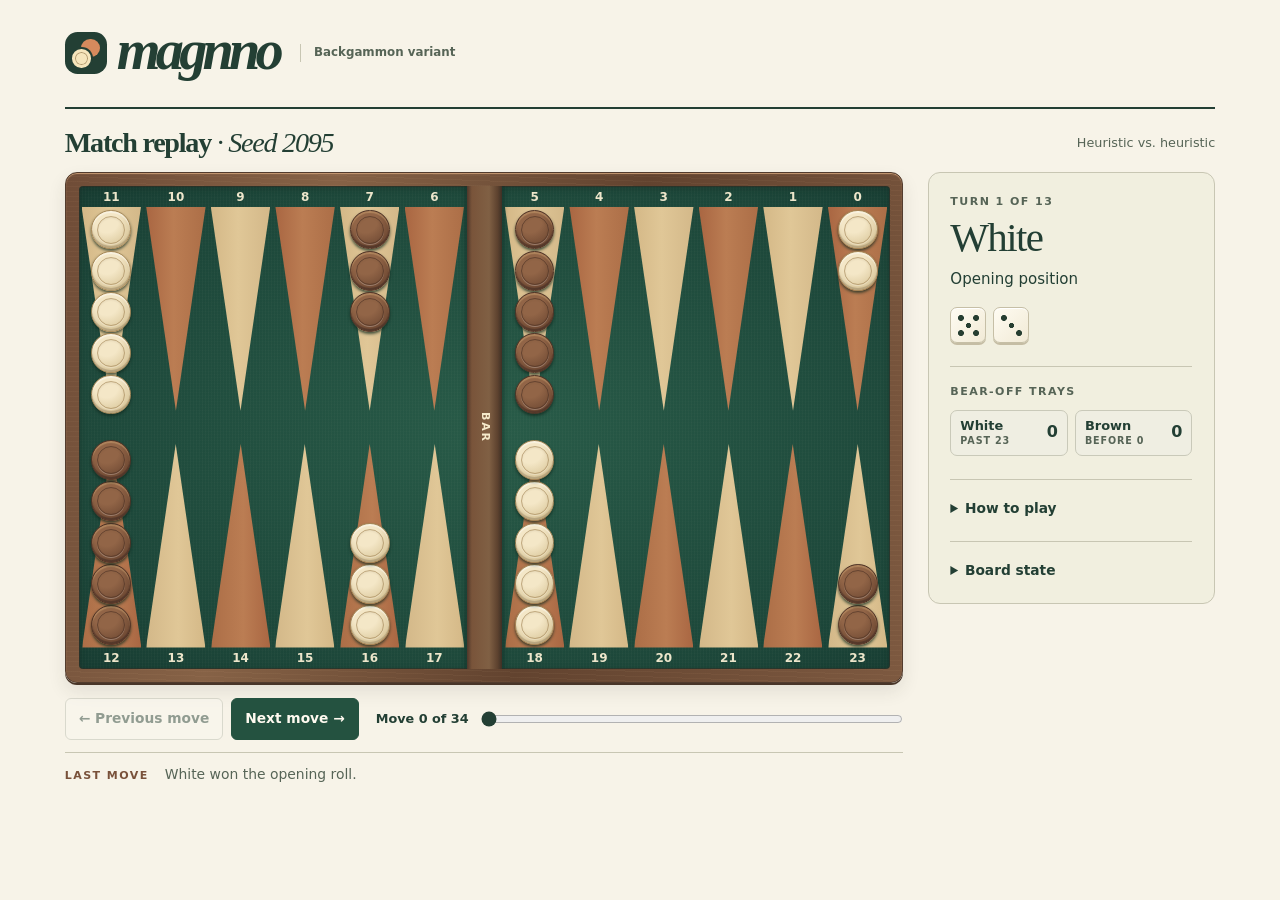
<file: magnno-replay.html>
<!doctype html>
<html lang="en">
<head>
  <meta charset="utf-8">
  <meta name="viewport" content="width=device-width, initial-scale=1">
  <meta name="theme-color" content="#f7f3e8">
  <link rel="icon" href="data:image/svg+xml,%3Csvg xmlns='http://www.w3.org/2000/svg' viewBox='0 0 48 48'%3E%3Crect width='48' height='48' rx='12' fill='%23234237'/%3E%3Ccircle cx='28' cy='17' r='10' fill='%23d68a5d'/%3E%3Ccircle cx='20' cy='30' r='11' fill='%23f6e5bc' stroke='%23234237' stroke-width='2'/%3E%3Ccircle cx='20' cy='30' r='7.5' fill='none' stroke='%23b39b70'/%3E%3C/svg%3E">
  <title>magnno</title>
  <style>
    :root {
      color-scheme: light;
      --paper: #f7f3e8;
      --ink: #233f34;
      --muted: #566456;
      --line: #c8c6b3;
      --focus: #ad4c21;
      --sans: "DM Sans", "Avenir Next", Avenir, system-ui, sans-serif;
      --serif: "DM Serif Text", "Iowan Old Style", Georgia, serif;
    }
    *, *::before, *::after { box-sizing: border-box; }
    [hidden] { display: none !important; }
    body {
      margin: 0;
      color: var(--ink);
      background: var(--paper);
      font: 400 1rem/1.5 var(--sans);
      -webkit-font-smoothing: antialiased;
    }
    button, select, summary { font: inherit; }
    button, select { color: inherit; }
    button { cursor: pointer; touch-action: manipulation; }
    button:disabled { opacity: .48; cursor: default; }
    :focus-visible { outline: 3px solid var(--focus); outline-offset: 3px; }
    .shell { width: min(1240px, 100%); margin: auto; padding: 0 clamp(14px, 3.5vw, 50px) 34px; }
    .masthead {
      display: flex; align-items: center; justify-content: space-between; gap: 18px;
      flex-wrap: wrap; padding: clamp(15px, 1.9vw, 26px) 0;
      border-bottom: 2px solid var(--ink);
    }
    .brand, .settings, .actions, #choices, .off-trays { display: flex; align-items: center; }
    .brand { gap: 10px; }
    .brand-mark {
      position: relative; width: 42px; height: 42px; flex: none;
      border-radius: 30%; background: var(--ink); overflow: hidden;
    }
    .brand-mark::before, .brand-mark::after {
      content: ""; position: absolute; width: 44%; aspect-ratio: 1; border-radius: 50%;
    }
    .brand-mark::before { background: #d68a5d; top: 15%; right: 17%; }
    .brand-mark::after {
      background: #f6e5bc; left: 18%; bottom: 16%;
      border: 3px solid #f6e5bc; box-shadow: 0 0 0 2px var(--ink), inset 0 0 0 1px #b39b70;
    }
    h1, h2, p { margin: 0; }
    h1 { font: italic 700 clamp(37px, 4.4vw, 58px)/.94 var(--serif); letter-spacing: -.085em; padding-right: .09em; padding-bottom: .09em; }
    .brand-type {
      margin-left: 6px; padding-left: 13px; border-left: 1px solid var(--line); color: var(--muted);
      font-size: .74rem; font-weight: 550;
    }
    .settings { gap: 8px; flex-wrap: wrap; }
    .mode-tabs { display: inline-flex; gap: 4px; padding: 3px; border: 1px solid var(--line); border-radius: 30px; }
    .mode-tabs a {
      border-radius: 23px; padding: 6px 16px; color: var(--muted);
      text-decoration: none; font-weight: 650; font-size: .88rem;
    }
    .mode-tabs a:hover { background: #eae8db; }
    [data-mode="live"] #live-link, [data-mode="replay"] #replay-link { background: var(--ink); color: #fff9ec; }
    .table-head {
      display: flex; justify-content: space-between; align-items: center;
      gap: 10px 18px; flex-wrap: wrap; margin: 17px 0 13px;
    }
    .table-head h2 { font: 600 clamp(21px, 2.2vw, 29px)/1.2 var(--serif); letter-spacing: -.045em; }
    .table-head h2 em { font-weight: 400; }
    .match-meta { color: var(--muted); font-size: .8rem; font-variant-numeric: tabular-nums; }
    [data-mode="live"] .recorded-only, [data-mode="replay"] .live-only { display: none; }
    select, .control, #choices button {
      min-height: 39px; border: 1px solid #babdb0; border-radius: 6px;
      background-color: #faf8f0; font-size: .86rem; font-weight: 600;
    }
    select { max-width: 100%; padding: 7px 10px; cursor: pointer; }
    .control, #choices button { padding: 7px 13px; }
    .control:not(:disabled):hover, #choices button:not(:disabled):hover, select:hover { background-color: #eae9dc; }
    .primary { color: #fffaf0; background: #245240; border-color: #245240; }
    .primary:not(:disabled):hover { background: #163d2e; }
    .table-layout {
      display: grid; grid-template-columns: minmax(0, 1fr) minmax(232px, 25%);
      gap: clamp(15px, 1.9vw, 25px); align-items: start;
    }
    .playing-area, .side { min-width: 0; }
    .board-frame {
      padding: clamp(7px, 1vw, 14px); border: 1px solid #523c2e;
      border-radius: 12px; overflow: hidden;
      background:
        repeating-linear-gradient(2deg, #f2c5970c 0 1px, transparent 1px 5px),
        linear-gradient(105deg, #6f4c37, #866246 28%, #62432f 60%, #7d5940);
      box-shadow: 0 2px 0 #483528, 0 8px 18px #332f291b, inset 0 1px 1px #c89c75;
    }
    #board {
      container-type: size;
      position: relative; isolation: isolate; overflow: hidden;
      border-radius: 4px; aspect-ratio: 1.68; --bar-width: 4.4%;
      background-color: #204c3e;
      background-image:
        repeating-linear-gradient(0deg, #ece1c503 0 1px, transparent 1px 3px),
        repeating-linear-gradient(90deg, #ece1c506 0 1px, transparent 1px 3px),
        radial-gradient(ellipse at 52% 50%, #285b48 0%, #1c4639 78%, #173c32 100%);
      box-shadow: inset 0 0 0 1px #352b2288, inset 0 2px 7px #1a2b2470;
    }
    .point-row {
      position: absolute; left: 0; width: 100%; height: 48%;
      display: grid; grid-template-columns: repeat(6, minmax(0, 1fr)) var(--bar-width) repeat(6, minmax(0, 1fr));
    }
    #top-row { top: 0; }
    #bottom-row { bottom: 0; }
    .point:nth-child(7) { grid-column: 8; }
    .point, #bar {
      position: relative; display: block; border: 0; margin: 0; padding: 0;
      color: #f6ebcc; font: inherit; background: transparent;
      cursor: default; -webkit-tap-highlight-color: transparent;
    }
    .point:disabled, #bar:disabled { opacity: 1; }
    .point::before {
      content: ""; position: absolute; left: 4%; width: 92%; height: 88%;
      background: linear-gradient(90deg, #d4b887, #e0c797 46%, #d3b889);
      clip-path: polygon(0 0, 100% 0, 50% 100%);
    }
    #top-row .point::before { top: 9%; }
    #bottom-row .point::before { bottom: 9%; transform: rotate(180deg); }
    #top-row .point:nth-child(even)::before, #bottom-row .point:nth-child(odd)::before {
      background: linear-gradient(90deg, #a96642, #bb7d53 46%, #ac6e47);
    }
    .point-label {
      position: absolute; left: 0; width: 100%; color: #ede6cb;
      text-align: center; line-height: 1;
      font: 600 clamp(9px, 1.2vw, 12px)/1 var(--sans); font-variant-numeric: tabular-nums;
    }
    #top-row .point-label { top: 2.2%; }
    #bottom-row .point-label { bottom: 2.2%; }
    .stack {
      position: absolute; inset-inline: 0; display: flex; align-items: center;
      gap: .3cqh; pointer-events: none;
    }
    #top-row .stack { top: 10.2%; flex-direction: column; }
    #bottom-row .stack { bottom: 10.2%; flex-direction: column-reverse; }
    .checker {
      --checker-ink: #62482c; --rim: #a48758; --face: #f4e7c7; --edge: #d5c192;
      position: relative; flex: none; display: inline-grid; place-content: center;
      width: 80%; width: min(82%, 8.25cqh); aspect-ratio: 1; border-radius: 50%;
      border: 1px solid var(--rim);
      background: radial-gradient(circle at 38% 27%, var(--face) 33%, var(--edge) 86%);
      color: var(--checker-ink);
      box-shadow: inset 0 2px 1px #ffffff75, inset 0 -2px 1px #49332040, 0 2px 3px #11291eb3;
      font: 700 clamp(10px, 1.25vw, 17px)/1 var(--sans);
    }
    .checker::after {
      content: ""; position: absolute; inset: 13%; border-radius: 50%;
      border: 1px solid color-mix(in srgb, var(--rim) 66%, transparent);
      box-shadow: inset 0 1px 2px #49332017, 0 1px 0 #ffffff40;
    }
    .checker.brown {
      --checker-ink: #fff1d6; --rim: #4e3225; --face: #926547; --edge: #67432f;
      box-shadow: inset 0 2px 1px #e3bb835e, inset 0 -2px 1px #2f211e70, 0 2px 3px #10291ebf;
    }
    .point:focus-visible, #bar:focus-visible { z-index: 5; outline-color: #ffe262; outline-offset: -3px; }
    .selectable, .selected, .destination { cursor: pointer; }
    .point.selectable .stack .checker:last-child, #bar.selectable .pieces {
      outline: 2px solid #afd9a8; outline-offset: 1px;
    }
    .point.selected .stack .checker:last-child, #bar.selected, .tray.selected {
      outline: 3px solid #ffda5a; outline-offset: 1px;
    }
    .point.destination::after {
      content: ""; position: absolute; left: 50%; width: 32%; aspect-ratio: 1;
      transform: translateX(-50%); border-radius: 50%;
      background: #ffe48b; border: 2px solid #2c553c; box-shadow: 0 0 0 2px #ffe48b;
    }
    #top-row .destination::after { bottom: 11%; }
    #bottom-row .destination::after { top: 11%; }
    .point.last-move .point-label { color: #ffe8a2; }
    .point.last-target .point-label { font-weight: 800; text-decoration: underline; text-underline-offset: 2px; color: #ffe8a2; }
    [data-mode="replay"] .point.last-move { background: #f9dfaa12; }
    [data-mode="replay"] .point.last-move .point-label { text-decoration: underline dashed; text-underline-offset: 2px; }
    [data-mode="replay"] .point.last-target { background: #ffdb872a; }
    [data-mode="replay"] :is(.point.last-target .checker:last-child, #bar.last-move, .tray.last-target) {
      outline: 2px solid #ffd371; outline-offset: 1px;
    }
    .point:is(.selected,.destination,.selectable):hover { background: #fff3cc18; }
    #bar {
      position: absolute; z-index: 2; inset-block: 0; left: calc(50% - var(--bar-width) / 2);
      width: var(--bar-width); display: flex; justify-content: center; flex-direction: column; align-items: center;
      gap: 8px; background: linear-gradient(90deg, #4e372a, #79543a 14%, #806044 63%, #5c412e 88%, #3d3025);
      box-shadow: -2px 0 4px #102b2470, 2px 0 4px #102b2470;
    }
    .bar-label { writing-mode: vertical-rl; font-size: clamp(8px, 1vw, 11px); text-transform: uppercase; font-weight: 700; letter-spacing: .16em; }
    #bar .pieces { width: 94%; display: flex; align-items: center; flex-direction: column; gap: 3px; color: #fff6d8; font-size: .7rem; }
    #bar .pieces:empty { display: none; }
    #bar .checker { width: 95%; }
    #bar.selected { outline-offset: -3px; }
    #bar.selectable .pieces { border-radius: 5px; }
    .side { background: #f1efdf; padding: clamp(15px, 1.7vw, 23px); border-radius: 12px; border: 1px solid var(--line); }
    .eyebrow, .tray-index {
      font: 700 .69rem/1.3 var(--sans); letter-spacing: .13em; text-transform: uppercase;
      color: var(--muted);
    }
    #player { margin: 5px 0 9px; font: 500 clamp(29px, 3.2vw, 43px)/1.12 var(--serif); letter-spacing: -.04em; }
    #status { min-height: 2.9em; line-height: 1.45; font-size: .94rem; }
    #dice {
      display: flex; flex-wrap: wrap; align-items: center; gap: 7px; margin: 16px 0;
    }
    #dice:empty { display: none; }
    .die {
      --pip: #263e31; --tl: transparent; --ml: transparent; --bl: transparent; --tc: transparent;
      --mc: transparent; --tr: transparent; --mr: transparent; --br: transparent;
      position: relative; display: inline-block; width: 36px; height: 36px; border-radius: 7px;
      background: linear-gradient(135deg,#fffcf2,#f1ead6); border: 1px solid #c6bfa6;
      font-size: 0; box-shadow: inset 0 1px #fff, 0 2px 0 #c5bda4;
    }
    .die::after {
      content: ""; position: absolute; inset: 10%; background:
        radial-gradient(circle at 22% 22%, var(--tl) 0 9%, transparent 11%),
        radial-gradient(circle at 22% 50%, var(--ml) 0 9%, transparent 11%),
        radial-gradient(circle at 22% 78%, var(--bl) 0 9%, transparent 11%),
        radial-gradient(circle at 50% 50%, var(--mc) 0 13%, transparent 15%),
        radial-gradient(circle at 78% 22%, var(--tr) 0 9%, transparent 11%),
        radial-gradient(circle at 78% 50%, var(--mr) 0 9%, transparent 11%),
        radial-gradient(circle at 78% 78%, var(--br) 0 9%, transparent 11%);
    }
    .die:is([data-value="1"],[data-value="3"],[data-value="5"]) { --mc: var(--pip); }
    .die:is([data-value="2"],[data-value="3"],[data-value="4"],[data-value="5"],[data-value="6"]) { --tl: var(--pip); --br: var(--pip); }
    .die:is([data-value="4"],[data-value="5"],[data-value="6"]) { --tr: var(--pip); --bl: var(--pip); }
    .die[data-value="6"] { --ml: var(--pip); --mr: var(--pip); }
    .die.used { opacity: .4; box-shadow: none; }
    .actions, #choices { flex-wrap: wrap; gap: 7px; }
    .actions { margin-top: 16px; }
    #choices:not(:empty) { margin-top: 13px; }
    .side-section { border-top: 1px solid var(--line); margin-top: 23px; padding-top: 18px; }
    .off-trays { margin-top: 10px; gap: 7px; }
    .tray {
      flex: 1; display: grid; grid-template-columns: 1fr auto; align-items: center; text-align: left; gap: 1px 7px;
      border: 1px solid #c9c9b9; border-radius: 7px; padding: 7px 9px; background: #efeee2; color: var(--ink);
      font: 600 .81rem/1.3 var(--sans); cursor: default;
    }
    .tray:disabled { opacity: 1; }
    .tray .tray-index { font-size: .6rem; letter-spacing: .09em; grid-column: 1; grid-row: 2; }
    .tray .pieces { grid-row: 1 / 3; grid-column: 2; font-size: 1rem; font-variant-numeric: tabular-nums; }
    .tray .checker { width: 1.6rem; }
    .tray.destination { border: 2px solid #98791e; padding: 6px 8px; background: #ffedac; cursor: pointer; }
    details summary { cursor: pointer; font-weight: 650; font-size: .86rem; }
    details p { margin-top: 9px; font-size: .83rem; line-height: 1.55; }
    #board-state {
      margin: 11px 0 0; padding: 9px 10px; overflow: auto; max-height: 17rem;
      border: 1px solid var(--line); border-radius: 5px; background: #efeee2;
      font: .74rem/1.65 "IBM Plex Mono", ui-monospace, monospace; white-space: pre-wrap;
      overflow-wrap: anywhere; tab-size: 4; user-select: all;
    }
    .history {
      display: flex; align-items: baseline; gap: 16px; padding: 16px 0 0;
      color: var(--muted);
    }
    .history .eyebrow { flex: none; }
    #history { font-size: .87rem; overflow-wrap: anywhere; }
    #replay-controls { padding-top: 15px; }
    .transport { display: flex; align-items: center; flex-wrap: wrap; gap: 8px; }
    .transport .control { min-height: 42px; }
    .timeline { display: flex; align-items: center; gap: 12px; flex: 1 1 210px; margin-left: 9px; }
    #replay-position { font-size: .8rem; font-weight: 650; font-variant-numeric: tabular-nums; white-space: nowrap; }
    #replay-seek { width: 100%; min-width: 44px; height: 32px; margin: 0; accent-color: var(--ink); cursor: pointer; }
    [data-mode="replay"] .history { margin-top: 12px; border-top: 1px solid var(--line); padding-top: 11px; }
    [data-mode="replay"] #replay-controls ~ .history .eyebrow { color: #79513a; }
    [data-mode="replay"] .actions, [data-mode="replay"] #choices { display: none; }
    [data-mode="replay"] #status { min-height: 0; }
    .sr-only {
      position: absolute; width: 1px; height: 1px; padding: 0; margin: -1px;
      overflow: hidden; clip: rect(0,0,0,0); white-space: nowrap; border: 0;
    }
    @media (max-width: 820px) {
      .table-layout { grid-template-columns: minmax(0, 1fr); gap: 18px; }
      .side { display: grid; grid-template-columns: minmax(0, 1.2fr) minmax(0, 1fr); gap: 16px 30px;
        padding: 16px; }
      .turn-panel { grid-row: 1 / 3; }
      .side-section { margin: 0; padding: 0; border: 0; }
      .side details { align-self: start; }
      #status { min-height: 0; }
      [data-mode="replay"] .table-layout { gap: 10px; }
      [data-mode="replay"] .side { display: contents; }
      [data-mode="replay"] .turn-panel {
        grid-row: 1; display: grid; grid-template-columns: auto minmax(0, 1fr) auto;
        align-items: center; gap: 0 13px; padding: 6px 10px;
        background: #f1efdf; border: 1px solid var(--line); border-radius: 7px;
      }
      [data-mode="replay"] #turn-label { grid-column: 1; grid-row: 1; font-size: .61rem; }
      [data-mode="replay"] #player { grid-column: 1; grid-row: 2; font-size: 1.3rem; margin: 0; }
      [data-mode="replay"] #status { grid-column: 2; grid-row: 1 / 3; font-size: .8rem; }
      [data-mode="replay"] #dice { grid-column: 3; grid-row: 1 / 3; gap: 4px; margin: 0; }
      [data-mode="replay"] .die { width: 25px; height: 25px; border-radius: 5px; }
      [data-mode="replay"] .playing-area { grid-row: 2; }
      [data-mode="replay"] .side-section { border-top: 1px solid var(--line); padding-top: 12px; }
    }
    @media (max-width: 520px) {
      .masthead { row-gap: 14px; }
      .brand-mark { width: 34px; height: 34px; border-radius: 9px; }
      .brand-type { display: none; }
      .mode-tabs a { padding: 5px 12px; }
      .table-head { margin: 13px 0 11px; }
      .settings { width: 100%; }
      #mode { flex: 1; }
      #board { aspect-ratio: 1.24; }
      .side { grid-template-columns: minmax(0, 1fr); gap: 16px; }
      .timeline { flex-basis: 100%; margin-left: 0; }
      .transport .control { flex: 1; }
      .turn-panel { grid-row: auto; }
      .off-trays { max-width: 295px; }
      .history { gap: 10px; padding-top: 12px; flex-wrap: wrap; }
      .history .eyebrow { font-size: .62rem; }
      .point-label { font-size: 9px; }
      .point.destination::after { width: 34%; border-width: 1px; box-shadow: 0 0 0 1px #ffe48b; }
    }
    @media (max-width: 820px) and (max-height: 620px) {
      [data-mode="replay"] .masthead { padding-block: 8px; }
      [data-mode="replay"] .table-head { margin-block: 8px; }
      [data-mode="replay"] #board { aspect-ratio: 1.92; }
      [data-mode="replay"] #replay-controls { padding-top: 8px; }
    }
  </style>
</head>
<body data-mode="replay">
  <div class="shell">
    <header class="masthead">
      <div class="brand">
        <span class="brand-mark" aria-hidden="true"></span>
        <h1>magnno</h1>
        <span class="brand-type">Backgammon variant</span>
      </div>
      <nav hidden class="mode-tabs" aria-label="Game views">
        <a id="live-link" href="/">Play</a>
        <a id="replay-link" href="/?replay=2095">Replay</a>
      </nav>
    </header>
    <div class="table-head">
      <h2 class="live-only">Game table</h2>
      <h2 class="recorded-only">Match replay <em>· Seed 2095</em></h2>
      <span class="match-meta recorded-only">Heuristic vs. heuristic</span>
      <div id="live-controls" class="settings live-only" aria-label="Game settings">
        <label for="mode" class="sr-only">Play mode</label>
        <select id="mode">
          <option value="human-random">Play against random</option>
          <option value="human-heuristic">Play against heuristic</option>
          <option value="human-human">Two players</option>
          <option value="heuristic-heuristic">Watch heuristic play</option>
          <option value="random-random">Watch random play</option>
        </select>
        <button type="button" class="control" id="restart">New game</button>
      </div>
    </div>
    <main class="table-layout">
      <section class="playing-area" aria-label="Game table">
        <div class="board-frame">
          <div id="board" role="group" aria-label="Game board, with White moving toward point 23 and Brown toward point 0">
            <div id="top-row" class="point-row" role="group" aria-label="Points 11 to 0"></div>
            <div id="bottom-row" class="point-row" role="group" aria-label="Points 12 to 23"></div>
            <button type="button" id="bar" aria-label="Bar"><span class="bar-label">Bar</span><span class="pieces"></span></button>
          </div>
        </div>
        <div id="replay-controls" hidden>
          <div class="transport" role="group" aria-label="Replay controls">
            <button type="button" class="control" id="replay-prev"><span aria-hidden="true">← </span>Previous move</button>
            <button type="button" class="control primary" id="replay-next">Next move<span aria-hidden="true"> →</span></button>
            <div class="timeline">
              <label id="replay-position" for="replay-seek">Move 0 of 34</label>
              <input id="replay-seek" type="range" min="0" max="34" value="0" step="1" aria-label="Seek to a move">
            </div>
          </div>
        </div>
        <div class="history"><span class="eyebrow">Last move</span><p id="history">Opening position</p></div>
      </section>
      <aside class="side" aria-label="Game controls">
        <section class="turn-panel" aria-labelledby="player">
          <div class="eyebrow" id="turn-label">Current turn</div>
          <h2 id="player">White</h2>
          <p id="status" role="status">Setting up the board…</p>
          <div id="dice" role="group" aria-label="Dice"></div>
          <div id="choices" role="group" aria-label="Move choices"></div>
          <div class="actions" role="group" aria-label="Turn controls">
            <button type="button" id="roll" class="control primary" hidden>Roll dice</button>
            <button type="button" id="commit" class="control primary" hidden>End turn</button>
            <button type="button" id="pass" class="control primary" hidden>Pass</button>
            <button type="button" id="undo" class="control" hidden>Undo step</button>
            <button type="button" id="pause" class="control" hidden>Pause</button>
            <button type="button" id="step" class="control" hidden>Step</button>
          </div>
        </section>
        <section class="side-section" aria-label="Bear-off trays">
          <div class="eyebrow">Bear-off trays</div>
          <div class="off-trays">
            <button id="white-off" class="tray" type="button" aria-label="White bear-off tray beyond point 23">
              <span class="tray-label">White</span><span class="tray-index">Past 23</span><span class="pieces">0</span>
            </button>
            <button id="brown-off" class="tray" type="button" aria-label="Brown bear-off tray before point 0">
              <span class="tray-label">Brown</span><span class="tray-index">Before 0</span><span class="pieces">0</span>
            </button>
          </div>
        </section>
        <details class="side-section">
          <summary>How to play</summary>
          <p>For each die, move your own checker forward or your opponent’s checker backward. White advances from point 0 toward 23. Brown advances from 23 toward 0. Select a highlighted source, then its destination.</p>
          <p>Landing on a lone checker of the other color sends it to the bar. Moving an opponent’s checker can hit your own. Two or more checkers block the other color. Re-enter your own bar checkers first.</p>
          <p>Use as many dice as possible. Doubles give four moves. If only one die can be used, play the higher one if legal.</p>
          <p>Once all your checkers reach your half (12–23 for White, 0–11 for Brown), bearing off one wins immediately. Count pips to the tray one step beyond the last point. An exact roll bears off, and an oversized roll can bear off your farthest checker.</p>
        </details>
        <details class="side-section">
          <summary>Board state</summary>
          <p>Positive counts are White. Negative counts are Brown. The player is +1 for White and −1 for Brown.</p>
          <pre id="board-state" aria-label="Signed 24-point board, bar counts, player and inferred off counts"></pre>
        </details>
      </aside>
    </main>
  </div>
  <script type="application/json" id="recording">{"seed":2095,"opening":[[0,0],[0,0],[2,0],[0,0],[0,0],[0,0],[0,0],[0,5],[0,0],[0,3],[0,0],[0,0],[0,0],[5,0],[0,5],[0,0],[0,0],[0,0],[3,0],[0,0],[5,0],[0,0],[0,0],[0,0],[0,0],[0,2],[0,0]],"turns":[{"player":0,"roll":[5,3],"moves":[{"checker":0,"source":13,"target":18,"die":5},{"checker":1,"source":7,"target":10,"die":3}],"boards":[[[0,0],[0,0],[2,0],[0,0],[0,0],[0,0],[0,0],[0,5],[0,0],[0,3],[0,0],[0,0],[0,0],[4,0],[0,5],[0,0],[0,0],[0,0],[4,0],[0,0],[5,0],[0,0],[0,0],[0,0],[0,0],[0,2],[0,0]],[[0,0],[0,0],[2,0],[0,0],[0,0],[0,0],[0,0],[0,4],[0,0],[0,3],[0,1],[0,0],[0,0],[4,0],[0,5],[0,0],[0,0],[0,0],[4,0],[0,0],[5,0],[0,0],[0,0],[0,0],[0,0],[0,2],[0,0]]]},{"player":1,"roll":[4,2],"moves":[{"checker":1,"source":14,"target":10,"die":4},{"checker":1,"source":9,"target":7,"die":2}],"boards":[[[0,0],[0,0],[2,0],[0,0],[0,0],[0,0],[0,0],[0,4],[0,0],[0,3],[0,2],[0,0],[0,0],[4,0],[0,4],[0,0],[0,0],[0,0],[4,0],[0,0],[5,0],[0,0],[0,0],[0,0],[0,0],[0,2],[0,0]],[[0,0],[0,0],[2,0],[0,0],[0,0],[0,0],[0,0],[0,5],[0,0],[0,2],[0,2],[0,0],[0,0],[4,0],[0,4],[0,0],[0,0],[0,0],[4,0],[0,0],[5,0],[0,0],[0,0],[0,0],[0,0],[0,2],[0,0]]]},{"player":0,"roll":[2,1],"moves":[{"checker":0,"source":18,"target":20,"die":2},{"checker":1,"source":7,"target":8,"die":1}],"boards":[[[0,0],[0,0],[2,0],[0,0],[0,0],[0,0],[0,0],[0,5],[0,0],[0,2],[0,2],[0,0],[0,0],[4,0],[0,4],[0,0],[0,0],[0,0],[3,0],[0,0],[6,0],[0,0],[0,0],[0,0],[0,0],[0,2],[0,0]],[[0,0],[0,0],[2,0],[0,0],[0,0],[0,0],[0,0],[0,4],[0,1],[0,2],[0,2],[0,0],[0,0],[4,0],[0,4],[0,0],[0,0],[0,0],[3,0],[0,0],[6,0],[0,0],[0,0],[0,0],[0,0],[0,2],[0,0]]]},{"player":1,"roll":[3,5],"moves":[{"checker":1,"source":14,"target":9,"die":5},{"checker":1,"source":8,"target":5,"die":3}],"boards":[[[0,0],[0,0],[2,0],[0,0],[0,0],[0,0],[0,0],[0,4],[0,1],[0,3],[0,2],[0,0],[0,0],[4,0],[0,3],[0,0],[0,0],[0,0],[3,0],[0,0],[6,0],[0,0],[0,0],[0,0],[0,0],[0,2],[0,0]],[[0,0],[0,0],[2,0],[0,0],[0,0],[0,1],[0,0],[0,4],[0,0],[0,3],[0,2],[0,0],[0,0],[4,0],[0,3],[0,0],[0,0],[0,0],[3,0],[0,0],[6,0],[0,0],[0,0],[0,0],[0,0],[0,2],[0,0]]]},{"player":0,"roll":[6,6],"moves":[{"checker":0,"source":2,"target":8,"die":6},{"checker":0,"source":2,"target":8,"die":6},{"checker":0,"source":13,"target":19,"die":6},{"checker":0,"source":13,"target":19,"die":6}],"boards":[[[0,0],[0,0],[1,0],[0,0],[0,0],[0,1],[0,0],[0,4],[1,0],[0,3],[0,2],[0,0],[0,0],[4,0],[0,3],[0,0],[0,0],[0,0],[3,0],[0,0],[6,0],[0,0],[0,0],[0,0],[0,0],[0,2],[0,0]],[[0,0],[0,0],[0,0],[0,0],[0,0],[0,1],[0,0],[0,4],[2,0],[0,3],[0,2],[0,0],[0,0],[4,0],[0,3],[0,0],[0,0],[0,0],[3,0],[0,0],[6,0],[0,0],[0,0],[0,0],[0,0],[0,2],[0,0]],[[0,0],[0,0],[0,0],[0,0],[0,0],[0,1],[0,0],[0,4],[2,0],[0,3],[0,2],[0,0],[0,0],[3,0],[0,3],[0,0],[0,0],[0,0],[3,0],[1,0],[6,0],[0,0],[0,0],[0,0],[0,0],[0,2],[0,0]],[[0,0],[0,0],[0,0],[0,0],[0,0],[0,1],[0,0],[0,4],[2,0],[0,3],[0,2],[0,0],[0,0],[2,0],[0,3],[0,0],[0,0],[0,0],[3,0],[2,0],[6,0],[0,0],[0,0],[0,0],[0,0],[0,2],[0,0]]]},{"player":1,"roll":[6,3],"moves":[{"checker":0,"source":8,"target":2,"die":6},{"checker":1,"source":5,"target":2,"die":3}],"boards":[[[0,0],[0,0],[1,0],[0,0],[0,0],[0,1],[0,0],[0,4],[1,0],[0,3],[0,2],[0,0],[0,0],[2,0],[0,3],[0,0],[0,0],[0,0],[3,0],[2,0],[6,0],[0,0],[0,0],[0,0],[0,0],[0,2],[0,0]],[[1,0],[0,0],[0,1],[0,0],[0,0],[0,0],[0,0],[0,4],[1,0],[0,3],[0,2],[0,0],[0,0],[2,0],[0,3],[0,0],[0,0],[0,0],[3,0],[2,0],[6,0],[0,0],[0,0],[0,0],[0,0],[0,2],[0,0]]]},{"player":0,"roll":[5,3],"moves":[{"checker":0,"source":0,"target":4,"die":3},{"checker":0,"source":8,"target":13,"die":5}],"boards":[[[0,0],[0,0],[0,1],[0,0],[1,0],[0,0],[0,0],[0,4],[1,0],[0,3],[0,2],[0,0],[0,0],[2,0],[0,3],[0,0],[0,0],[0,0],[3,0],[2,0],[6,0],[0,0],[0,0],[0,0],[0,0],[0,2],[0,0]],[[0,0],[0,0],[0,1],[0,0],[1,0],[0,0],[0,0],[0,4],[0,0],[0,3],[0,2],[0,0],[0,0],[3,0],[0,3],[0,0],[0,0],[0,0],[3,0],[2,0],[6,0],[0,0],[0,0],[0,0],[0,0],[0,2],[0,0]]]},{"player":1,"roll":[4,5],"moves":[{"checker":1,"source":14,"target":10,"die":4},{"checker":1,"source":7,"target":2,"die":5}],"boards":[[[0,0],[0,0],[0,1],[0,0],[1,0],[0,0],[0,0],[0,4],[0,0],[0,3],[0,3],[0,0],[0,0],[3,0],[0,2],[0,0],[0,0],[0,0],[3,0],[2,0],[6,0],[0,0],[0,0],[0,0],[0,0],[0,2],[0,0]],[[0,0],[0,0],[0,2],[0,0],[1,0],[0,0],[0,0],[0,3],[0,0],[0,3],[0,3],[0,0],[0,0],[3,0],[0,2],[0,0],[0,0],[0,0],[3,0],[2,0],[6,0],[0,0],[0,0],[0,0],[0,0],[0,2],[0,0]]]},{"player":0,"roll":[4,4],"moves":[{"checker":0,"source":4,"target":8,"die":4},{"checker":0,"source":8,"target":12,"die":4},{"checker":0,"source":12,"target":16,"die":4},{"checker":0,"source":16,"target":20,"die":4}],"boards":[[[0,0],[0,0],[0,2],[0,0],[0,0],[0,0],[0,0],[0,3],[1,0],[0,3],[0,3],[0,0],[0,0],[3,0],[0,2],[0,0],[0,0],[0,0],[3,0],[2,0],[6,0],[0,0],[0,0],[0,0],[0,0],[0,2],[0,0]],[[0,0],[0,0],[0,2],[0,0],[0,0],[0,0],[0,0],[0,3],[0,0],[0,3],[0,3],[0,0],[1,0],[3,0],[0,2],[0,0],[0,0],[0,0],[3,0],[2,0],[6,0],[0,0],[0,0],[0,0],[0,0],[0,2],[0,0]],[[0,0],[0,0],[0,2],[0,0],[0,0],[0,0],[0,0],[0,3],[0,0],[0,3],[0,3],[0,0],[0,0],[3,0],[0,2],[0,0],[1,0],[0,0],[3,0],[2,0],[6,0],[0,0],[0,0],[0,0],[0,0],[0,2],[0,0]],[[0,0],[0,0],[0,2],[0,0],[0,0],[0,0],[0,0],[0,3],[0,0],[0,3],[0,3],[0,0],[0,0],[3,0],[0,2],[0,0],[0,0],[0,0],[3,0],[2,0],[7,0],[0,0],[0,0],[0,0],[0,0],[0,2],[0,0]]]},{"player":1,"roll":[4,5],"moves":[{"checker":1,"source":14,"target":10,"die":4},{"checker":1,"source":14,"target":9,"die":5}],"boards":[[[0,0],[0,0],[0,2],[0,0],[0,0],[0,0],[0,0],[0,3],[0,0],[0,3],[0,4],[0,0],[0,0],[3,0],[0,1],[0,0],[0,0],[0,0],[3,0],[2,0],[7,0],[0,0],[0,0],[0,0],[0,0],[0,2],[0,0]],[[0,0],[0,0],[0,2],[0,0],[0,0],[0,0],[0,0],[0,3],[0,0],[0,4],[0,4],[0,0],[0,0],[3,0],[0,0],[0,0],[0,0],[0,0],[3,0],[2,0],[7,0],[0,0],[0,0],[0,0],[0,0],[0,2],[0,0]]]},{"player":0,"roll":[6,2],"moves":[{"checker":0,"source":13,"target":19,"die":6},{"checker":0,"source":18,"target":20,"die":2}],"boards":[[[0,0],[0,0],[0,2],[0,0],[0,0],[0,0],[0,0],[0,3],[0,0],[0,4],[0,4],[0,0],[0,0],[2,0],[0,0],[0,0],[0,0],[0,0],[3,0],[3,0],[7,0],[0,0],[0,0],[0,0],[0,0],[0,2],[0,0]],[[0,0],[0,0],[0,2],[0,0],[0,0],[0,0],[0,0],[0,3],[0,0],[0,4],[0,4],[0,0],[0,0],[2,0],[0,0],[0,0],[0,0],[0,0],[2,0],[3,0],[8,0],[0,0],[0,0],[0,0],[0,0],[0,2],[0,0]]]},{"player":1,"roll":[4,4],"moves":[{"checker":1,"source":25,"target":21,"die":4},{"checker":1,"source":25,"target":21,"die":4},{"checker":1,"source":21,"target":17,"die":4},{"checker":1,"source":21,"target":17,"die":4}],"boards":[[[0,0],[0,0],[0,2],[0,0],[0,0],[0,0],[0,0],[0,3],[0,0],[0,4],[0,4],[0,0],[0,0],[2,0],[0,0],[0,0],[0,0],[0,0],[2,0],[3,0],[8,0],[0,1],[0,0],[0,0],[0,0],[0,1],[0,0]],[[0,0],[0,0],[0,2],[0,0],[0,0],[0,0],[0,0],[0,3],[0,0],[0,4],[0,4],[0,0],[0,0],[2,0],[0,0],[0,0],[0,0],[0,0],[2,0],[3,0],[8,0],[0,2],[0,0],[0,0],[0,0],[0,0],[0,0]],[[0,0],[0,0],[0,2],[0,0],[0,0],[0,0],[0,0],[0,3],[0,0],[0,4],[0,4],[0,0],[0,0],[2,0],[0,0],[0,0],[0,0],[0,1],[2,0],[3,0],[8,0],[0,1],[0,0],[0,0],[0,0],[0,0],[0,0]],[[0,0],[0,0],[0,2],[0,0],[0,0],[0,0],[0,0],[0,3],[0,0],[0,4],[0,4],[0,0],[0,0],[2,0],[0,0],[0,0],[0,0],[0,2],[2,0],[3,0],[8,0],[0,0],[0,0],[0,0],[0,0],[0,0],[0,0]]]},{"player":0,"roll":[6,6],"moves":[{"checker":0,"source":13,"target":19,"die":6},{"checker":0,"source":13,"target":19,"die":6},{"checker":0,"source":18,"target":24,"die":6},{"checker":0,"source":20,"target":26,"die":6}],"boards":[[[0,0],[0,0],[0,2],[0,0],[0,0],[0,0],[0,0],[0,3],[0,0],[0,4],[0,4],[0,0],[0,0],[1,0],[0,0],[0,0],[0,0],[0,2],[2,0],[4,0],[8,0],[0,0],[0,0],[0,0],[0,0],[0,0],[0,0]],[[0,0],[0,0],[0,2],[0,0],[0,0],[0,0],[0,0],[0,3],[0,0],[0,4],[0,4],[0,0],[0,0],[0,0],[0,0],[0,0],[0,0],[0,2],[2,0],[5,0],[8,0],[0,0],[0,0],[0,0],[0,0],[0,0],[0,0]],[[0,0],[0,0],[0,2],[0,0],[0,0],[0,0],[0,0],[0,3],[0,0],[0,4],[0,4],[0,0],[0,0],[0,0],[0,0],[0,0],[0,0],[0,2],[1,0],[5,0],[8,0],[0,0],[0,0],[0,0],[1,0],[0,0],[0,0]],[[0,0],[0,0],[0,2],[0,0],[0,0],[0,0],[0,0],[0,3],[0,0],[0,4],[0,4],[0,0],[0,0],[0,0],[0,0],[0,0],[0,0],[0,2],[1,0],[5,0],[7,0],[0,0],[0,0],[0,0],[1,0],[0,0],[1,0]]]}],"winner":0}</script>
  <script>
"use strict";

(() => {
  const byId = (id) => document.getElementById(id);
  const names = ["White", "Brown"];
  const bar = 0, brownOff = 1, whiteOff = 26;
  const slots = new Map();
  const controls = Object.fromEntries(
    ["mode", "pause", "step", "restart", "undo", "commit", "roll", "pass"].map(id => [id, byId(id)])
  );
  let phase = "loading"; // active turn, ready to roll, or over
  let board = null, player = 0, roll = [], original = null;
  let prefix = [], options = [], done = false, botPath = null;
  let source = null, alternatives = [], notes = [], history = "", lastMove = null;
  let pending = false, botPending = false, paused = false, error = "", timer = null, version = 0;

  function label(index) {
    if (index === bar) return "bar";
    if (index === brownOff || index === whiteOff) return "off";
    return String(index - 2);
  }

  function controller() {
    return controls.mode.value.split("-")[player];
  }

  function isBot() {
    return controller() !== "human";
  }

  function sameMove(a, b) {
    return a.checker === b.checker && a.source === b.source && a.target === b.target && a.die === b.die;
  }

  function clearSelection() {
    source = null;
    alternatives = [];
  }

  function chooseSlot(index) {
    if (pending || phase !== "active" || done || isBot()) return;
    if (source !== null) {
      const candidates = options.filter(m => m.source === source && m.target === index);
      if (candidates.length === 1) {
        playMove(candidates[0]);
        return;
      }
      if (candidates.length > 1) {
        alternatives = candidates;
        paint();
        byId("choices").querySelector("button").focus();
        return;
      }
    }
    const selectable = options.some(m => m.source === index);
    source = selectable && source !== index ? index : null;
    alternatives = [];
    paint();
  }

  function setupBoard() {
    for (const [row, points] of [
      ["top-row", Array.from({length: 12}, (_, i) => 13 - i)],
      ["bottom-row", Array.from({length: 12}, (_, i) => 14 + i)],
    ]) {
      for (const index of points) {
        const button = document.createElement("button");
        button.type = "button";
        button.className = "point";
        button.dataset.point = index;
        const number = document.createElement("span");
        number.className = "point-label";
        number.textContent = label(index);
        const pieces = document.createElement("span");
        pieces.className = "stack";
        button.append(number, pieces);
        button.addEventListener("click", () => chooseSlot(index));
        byId(row).append(button);
        slots.set(index, {button, pieces});
      }
    }
    for (const [index, id] of [[bar, "bar"], [brownOff, "brown-off"], [whiteOff, "white-off"]]) {
      const button = byId(id);
      button.addEventListener("click", () => chooseSlot(index));
      slots.set(index, {button, pieces: button.querySelector(".pieces")});
    }
  }

  function putCheckers(container, color, count, limit) {
    const visible = Math.min(count, limit);
    for (let i = 1; i <= visible; i++) {
      const chip = document.createElement("span");
      chip.className = "checker " + names[color].toLowerCase();
      if (i === visible && count > limit) chip.textContent = count;
      container.append(chip);
    }
  }

  function paintBoard(rawPlayer = phase === "over" ? 1 - player : player) {
    const interactive = phase === "active" && !pending && !done && !isBot();
    const sources = new Set(options.map(m => m.source));
    const destinations = new Set(options.filter(m => m.source === source).map(m => m.target));
    for (const [index, {button, pieces}] of slots) {
      const pair = board ? board[index] : [0, 0];
      const off = index === whiteOff || index === brownOff;
      const title = off ? names[index === whiteOff ? 0 : 1] + " bear-off" :
        index === bar ? "Bar" : "Point " + label(index);
      button.setAttribute("aria-label", title + ", " + pair[0] + " White, " + pair[1] + " Brown");
      button.classList.toggle("selectable", interactive && sources.has(index));
      button.classList.toggle("selected", interactive && source === index);
      button.classList.toggle("destination", interactive && destinations.has(index));
      button.classList.toggle("last-move", !!lastMove && lastMove.source === index);
      button.classList.toggle("last-target", !!lastMove && lastMove.target === index);
      button.setAttribute("aria-pressed", String(interactive && source === index));
      button.disabled = !(interactive && (sources.has(index) || destinations.has(index)));
      const stamp = pair.join(",");
      if (pieces.dataset.counts === stamp) continue;
      pieces.dataset.counts = stamp;
      pieces.replaceChildren();
      if (off && !pair[0] && !pair[1]) pieces.textContent = "0";
      putCheckers(pieces, 0, pair[0], off || index === bar ? 1 : 5);
      putCheckers(pieces, 1, pair[1], off || index === bar ? 1 : 5);
    }
    const raw = byId("board-state");
    if (!board) {
      raw.textContent = "";
      return;
    }
    // The existing browser protocol supplies count pairs. The engine stores
    // one signed count per physical point, with the bars alongside them.
    const points = board.slice(2, 26).map(([white, brown]) => white - brown);
    const groups = [];
    for (let i = 0; i < points.length; i += 6) groups.push(points.slice(i, i + 6).join(", "));
    raw.textContent = [
      "board = [", "  " + groups.join(",\n  "), "]",
      "white_bar = " + board[bar][0],
      "brown_bar = " + board[bar][1],
      "player = " + (rawPlayer === 0 ? "+1" : "-1"),
      "white_off = " + board[whiteOff][0] + "  (inferred)",
      "brown_off = " + board[brownOff][1] + "  (inferred)",
    ].join("\n");
  }

  function paintDice() {
    const holder = byId("dice");
    const values = roll.length === 2 && roll[0] === roll[1] ? Array(4).fill(roll[0]) : roll;
    const spent = prefix.map(m => m.die);
    holder.replaceChildren();
    for (const die of values) {
      const item = document.createElement("span");
      item.className = "die";
      item.dataset.value = die;
      item.textContent = die;
      const i = spent.indexOf(die);
      if (i !== -1) {
        item.classList.add("used");
        spent.splice(i, 1);
      }
      item.setAttribute("aria-label", "Die " + die + (i === -1 ? ", available" : ", played"));
      holder.append(item);
    }
  }

  function status() {
    if (error) return error;
    if (phase === "loading") return "Setting up the board…";
    if (phase === "over") return names[player] + " wins by bearing off a checker.";
    if (phase === "ready") return isBot() ? (paused ? "Paused before the roll." : "Rolling next…") : "Roll for the next turn.";
    if (done && prefix.length === 0) return "No legal moves on this roll. Pass the turn.";
    if (done) return "All playable dice used. Finish the turn.";
    if (isBot()) {
      if (paused) return "Paused. Step to see the next move.";
      return controller() === "heuristic" ? "Playing the heuristic’s chosen turn." : "Playing a random legal turn.";
    }
    if (alternatives.length) return "Choose which die to use.";
    if (source !== null) return "Choose a highlighted destination.";
    if (board[bar][player]) return "Select the bar to re-enter a checker.";
    return "Select a checker to move.";
  }

  function paint() {
    paintBoard();
    paintDice();
    byId("turn-label").textContent = phase === "over" ? "Winner" : "Current turn";
    byId("player").textContent = names[player];
    byId("history").textContent = history;
    const message = status();
    if (byId("status").textContent !== message) byId("status").textContent = message;
    const human = !isBot(), active = phase === "active", watching = controls.mode.value !== "human-human";
    controls.pause.hidden = !watching;
    controls.pause.disabled = phase === "loading" || phase === "over";
    controls.pause.textContent = paused ? "Resume" : "Pause";
    controls.pause.setAttribute("aria-pressed", String(paused));
    controls.step.hidden = !watching || !paused;
    controls.step.disabled = pending || human || (!active && phase !== "ready");
    controls.roll.hidden = !human || phase !== "ready";
    controls.roll.disabled = pending;
    controls.undo.hidden = !human || !active;
    controls.undo.disabled = pending || !prefix.length;
    const passing = done && prefix.length === 0;
    controls.commit.hidden = !human || !active || passing;
    controls.commit.disabled = pending || !done;
    controls.pass.hidden = !human || !active || !passing;
    controls.pass.disabled = pending;
    const choices = byId("choices");
    choices.replaceChildren();
    for (const move of alternatives) {
      const button = document.createElement("button");
      button.type = "button";
      button.textContent = "Use " + move.die;
      button.disabled = pending;
      button.addEventListener("click", () => playMove(move));
      choices.append(button);
    }
  }

  async function post(path, payload) {
    const response = await fetch("/api/" + path, {
      method: "POST", headers: {"Content-Type": "application/json"}, body: JSON.stringify(payload),
    });
    if (!response.ok) {
      const detail = await response.json().catch(() => ({}));
      throw new Error(detail.error || "The server could not process this turn.");
    }
    return response.json();
  }

  function scheduleBot() {
    clearTimeout(timer);
    if (pending || paused || !isBot() || (phase !== "active" && phase !== "ready")) return;
    timer = setTimeout(botStep, 900);
  }

  // Only the latest transaction may update the board.
  async function transact(action, byBot = false) {
    const request = ++version;
    clearTimeout(timer);
    pending = true;
    botPending = byBot;
    error = "";
    paint();
    try {
      const update = await action(() => request === version);
      if (request === version) update();
    } catch (err) {
      if (request === version) {
        error = "Could not update the board. " + err.message;
        paused = true;
      }
    } finally {
      if (request === version) {
        pending = false;
        botPending = false;
        paint();
        scheduleBot();
      }
    }
  }

  function inspect(start, moves) {
    return post("choices", {board: start.board, player: start.player, dice: start.dice, prefix: moves});
  }

  function showChoices(result) {
    board = result.board;
    options = result.options;
    done = result.done;
    if (board[whiteOff][0] || board[brownOff][1]) phase = "over";
    clearSelection();
  }

  function begin(opening) {
    const payload = opening ? {} : {board, player};
    if (opening) {
      phase = "loading";
      board = null;
      original = null;
      player = 0;
      roll = [];
      prefix = [];
      options = [];
      history = "";
      lastMove = null;
      clearSelection();
    }
    return transact(async () => {
      const start = await post(opening ? "new" : "roll", payload);
      const choice = await inspect(start, []);
      return () => {
        phase = "active";
        original = start;
        player = start.player;
        roll = start.dice;
        prefix = [];
        notes = [];
        botPath = null;
        if (opening) history = names[player] + " won the opening roll.";
        showChoices(choice);
      };
    }, !opening && isBot());
  }

  async function prepareMove(move, plan) {
    const path = [...prefix, move];
    let note = names[move.checker] + " " + label(move.source) + " → " + label(move.target) + " (die " + move.die + ")";
    if (board[move.target][1 - move.checker]) note += " · " + names[1 - move.checker] + " to the bar";
    const result = await inspect(original, path);
    return () => {
      prefix = path;
      botPath = plan;
      notes.push(note);
      history = note;
      lastMove = move;
      showChoices(result);
    };
  }

  function playMove(move) {
    if (pending || phase !== "active" || done) return;
    return transact(() => prepareMove(move, null));
  }

  function undo() {
    if (pending || phase !== "active" || isBot() || !prefix.length) return;
    const path = prefix.slice(0, -1);
    return transact(async () => {
      const result = await inspect(original, path);
      return () => {
        notes.pop();
        history = notes[notes.length - 1] || "Back at the start of this turn.";
        prefix = path;
        lastMove = path[path.length - 1] || null;
        botPath = null;
        showChoices(result);
      };
    });
  }

  function finishTurn() {
    if (pending || phase !== "active" || !done) return;
    if (!prefix.length) history = names[player] + " passed.";
    phase = "ready";
    player = 1 - player;
    prefix = [];
    roll = [];
    options = [];
    clearSelection();
    paint();
    scheduleBot();
  }

  function randomChoice(items) {
    return items[Math.floor(Math.random() * items.length)];
  }

  function botStep() {
    if (pending || !isBot()) return;
    if (phase === "ready") return begin(false);
    if (phase !== "active") return;
    if (done) return finishTurn();
    return transact(async current => {
      let plan = botPath;
      if (!plan && controller() === "heuristic") {
        const selected = await post("heuristic", {
          board: original.board, player: original.player, dice: original.dice, prefix,
        });
        if (!current()) return;
        plan = selected.moves;
      } else if (!plan) {
        // Random play samples distinct end boards uniformly from a fresh turn.
        const matching = original.turns.filter(t => prefix.every((m, i) => t.moves[i] && sameMove(m, t.moves[i])));
        if (matching.length) plan = randomChoice(matching).moves;
      }
      return prepareMove(plan ? plan[prefix.length] : randomChoice(options), plan);
    }, true);
  }

  function cancelBotRequest() {
    if (botPending) {
      ++version;
      pending = false;
      botPending = false;
    }
  }

  function describeRecordedMove(move, actor, before) {
    const who = names[actor];
    const start = label(move.source), end = label(move.target);
    let text;
    if (move.checker !== actor) {
      text = who + " moved " + names[move.checker] + " backward from " + start + " to " + end;
    } else if (move.source === bar) {
      text = who + " re-entered from the bar on point " + end;
    } else if (move.target === whiteOff || move.target === brownOff) {
      text = who + " bore off from point " + start;
    } else {
      text = who + " moved from " + start + " to " + end;
    }
    text += " with a " + move.die;
    const hit = 1 - move.checker;
    if (before[move.target][hit]) {
      text += hit === actor
        ? ", sending " + who + "’s own blot to the bar"
        : ", capturing " + names[hit] + "’s blot and sending it to the bar";
    }
    return text + ".";
  }

  async function startReplay(seed, embedded) {
    phase = "replay";
    document.body.dataset.mode = "replay";
    byId("live-controls").hidden = true;
    byId("replay-controls").hidden = false;
    const previous = byId("replay-prev"), next = byId("replay-next"), seek = byId("replay-seek");
    previous.disabled = next.disabled = seek.disabled = true;
    byId("status").textContent = "Loading the recording…";
    try {
      let recording;
      if (embedded) {
        recording = JSON.parse(embedded.textContent);
      } else {
        if (!/^\d+$/.test(seed)) throw new Error("Unknown game seed.");
        const response = await fetch("/replay-" + seed + ".json");
        if (!response.ok) throw new Error("No recording found for seed " + seed + ".");
        recording = await response.json();
      }
      let currentBoard = recording.opening;
      const frames = [{turnIndex: 0, played: 0, board: currentBoard}];
      recording.turns.forEach((turn, turnIndex) => {
        if (!turn.moves.length) frames.push({turnIndex, played: 0, board: currentBoard});
        turn.boards.forEach((after, i) => {
          currentBoard = after;
          frames.push({turnIndex, played: i + 1, board: currentBoard});
        });
      });
      const last = frames.length - 1;
      const unit = recording.turns.some(turn => !turn.moves.length) ? "Step" : "Move";
      let cursor = 0;
      function show(index) {
        cursor = Math.max(0, Math.min(last, index));
        const frame = frames[cursor], turn = recording.turns[frame.turnIndex];
        const ended = cursor > 0 && frame.played === turn.moves.length;
        board = frame.board;
        player = turn.player;
        roll = turn.roll;
        prefix = turn.moves.slice(0, frame.played);
        lastMove = frame.played ? prefix[frame.played - 1] : null;
        paintBoard(ended ? 1 - player : player);
        paintDice();
        byId("turn-label").textContent = "Turn " + (frame.turnIndex + 1) + " of " + recording.turns.length;
        byId("player").textContent = names[player];
        if (cursor === 0) {
          byId("status").textContent = "Opening position";
          byId("history").textContent = names[player] + " won the opening roll.";
        } else {
          byId("history").textContent = lastMove
            ? describeRecordedMove(lastMove, player, frames[cursor - 1].board)
            : names[player] + " passed. Neither die could be played.";
          if (cursor === last) {
            byId("status").textContent = names[recording.winner] + " wins by bearing off a checker.";
          } else {
            byId("status").textContent = lastMove ? "Move " + frame.played + " of " + turn.moves.length + " on this roll." : "Forced pass";
          }
        }
        const position = unit + " " + cursor + " of " + last;
        byId("replay-position").textContent = position;
        seek.value = cursor;
        seek.setAttribute("aria-valuetext", position + ", turn " + (frame.turnIndex + 1));
        previous.disabled = cursor === 0;
        next.disabled = cursor === last;
      }
      seek.min = 0;
      seek.max = last;
      seek.step = 1;
      seek.disabled = false;
      previous.addEventListener("click", () => show(cursor - 1));
      next.addEventListener("click", () => show(cursor + 1));
      seek.addEventListener("input", () => show(Number(seek.value)));
      document.addEventListener("keydown", event => {
        if (event.defaultPrevented || event.altKey || event.ctrlKey || event.metaKey) return;
        if (event.target instanceof Element && event.target.matches("input, select, textarea, [contenteditable=true]")) return;
        if (event.key === "ArrowLeft" || event.key === "ArrowRight") {
          event.preventDefault();
          show(cursor + (event.key === "ArrowRight" ? 1 : -1));
        }
      });
      show(0);
    } catch (err) {
      byId("status").textContent = "Could not open the replay. " + err.message;
    }
  }

  setupBoard();
  const embedded = byId("recording");
  const replaySeed = new URLSearchParams(location.search).get("replay");
  if (embedded || replaySeed !== null) {
    byId("replay-link").setAttribute("aria-current", "page");
    byId("live-link").removeAttribute("aria-current");
    startReplay(replaySeed, embedded);
    return;
  }
  byId("live-link").setAttribute("aria-current", "page");
  byId("replay-link").removeAttribute("aria-current");

  controls.restart.addEventListener("click", () => begin(true));
  controls.roll.addEventListener("click", () => begin(false));
  controls.commit.addEventListener("click", finishTurn);
  controls.pass.addEventListener("click", finishTurn);
  controls.undo.addEventListener("click", undo);
  controls.step.addEventListener("click", botStep);
  controls.pause.addEventListener("click", () => {
    paused = !paused;
    if (paused) cancelBotRequest();
    paint();
    scheduleBot();
  });
  controls.mode.addEventListener("change", () => {
    clearTimeout(timer);
    cancelBotRequest();
    clearSelection();
    botPath = null;
    paused = false;
    paint();
    scheduleBot();
  });
  begin(true);
})();
</script>
</body>
</html>
</file>
